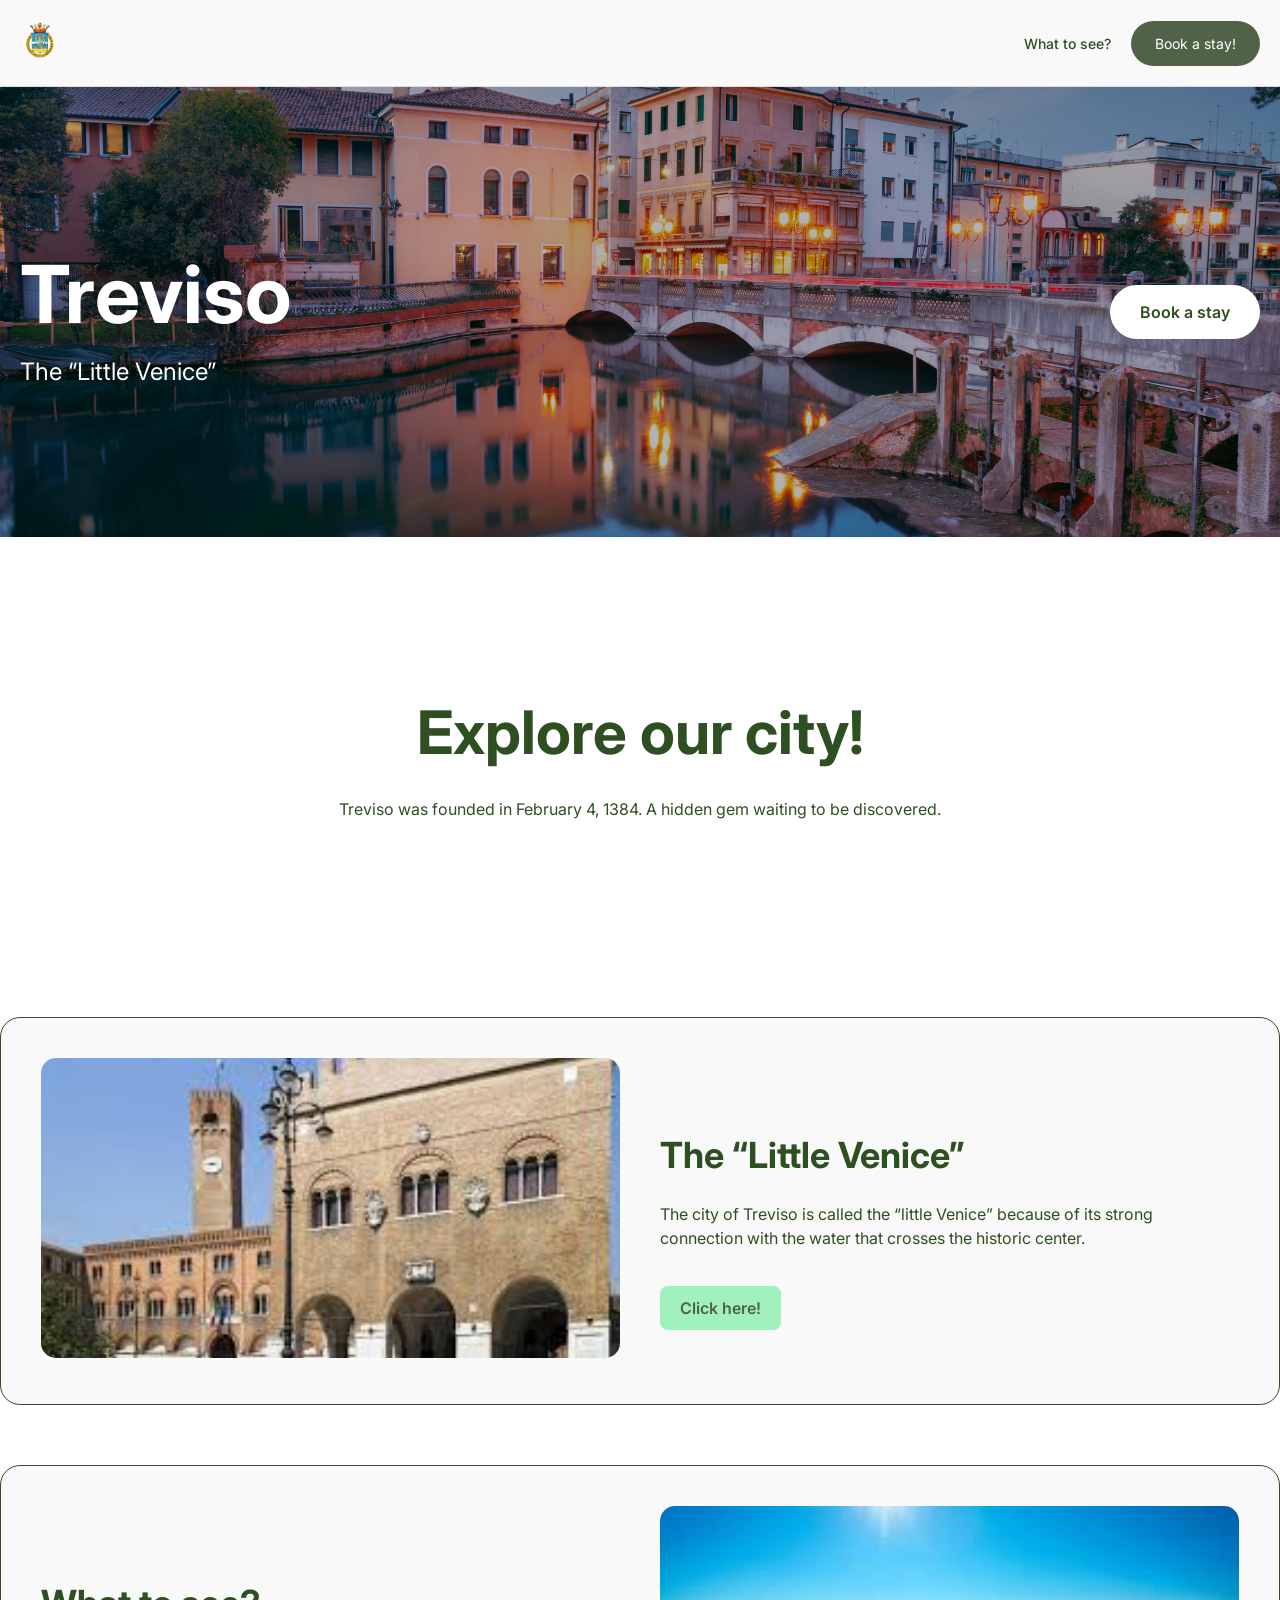
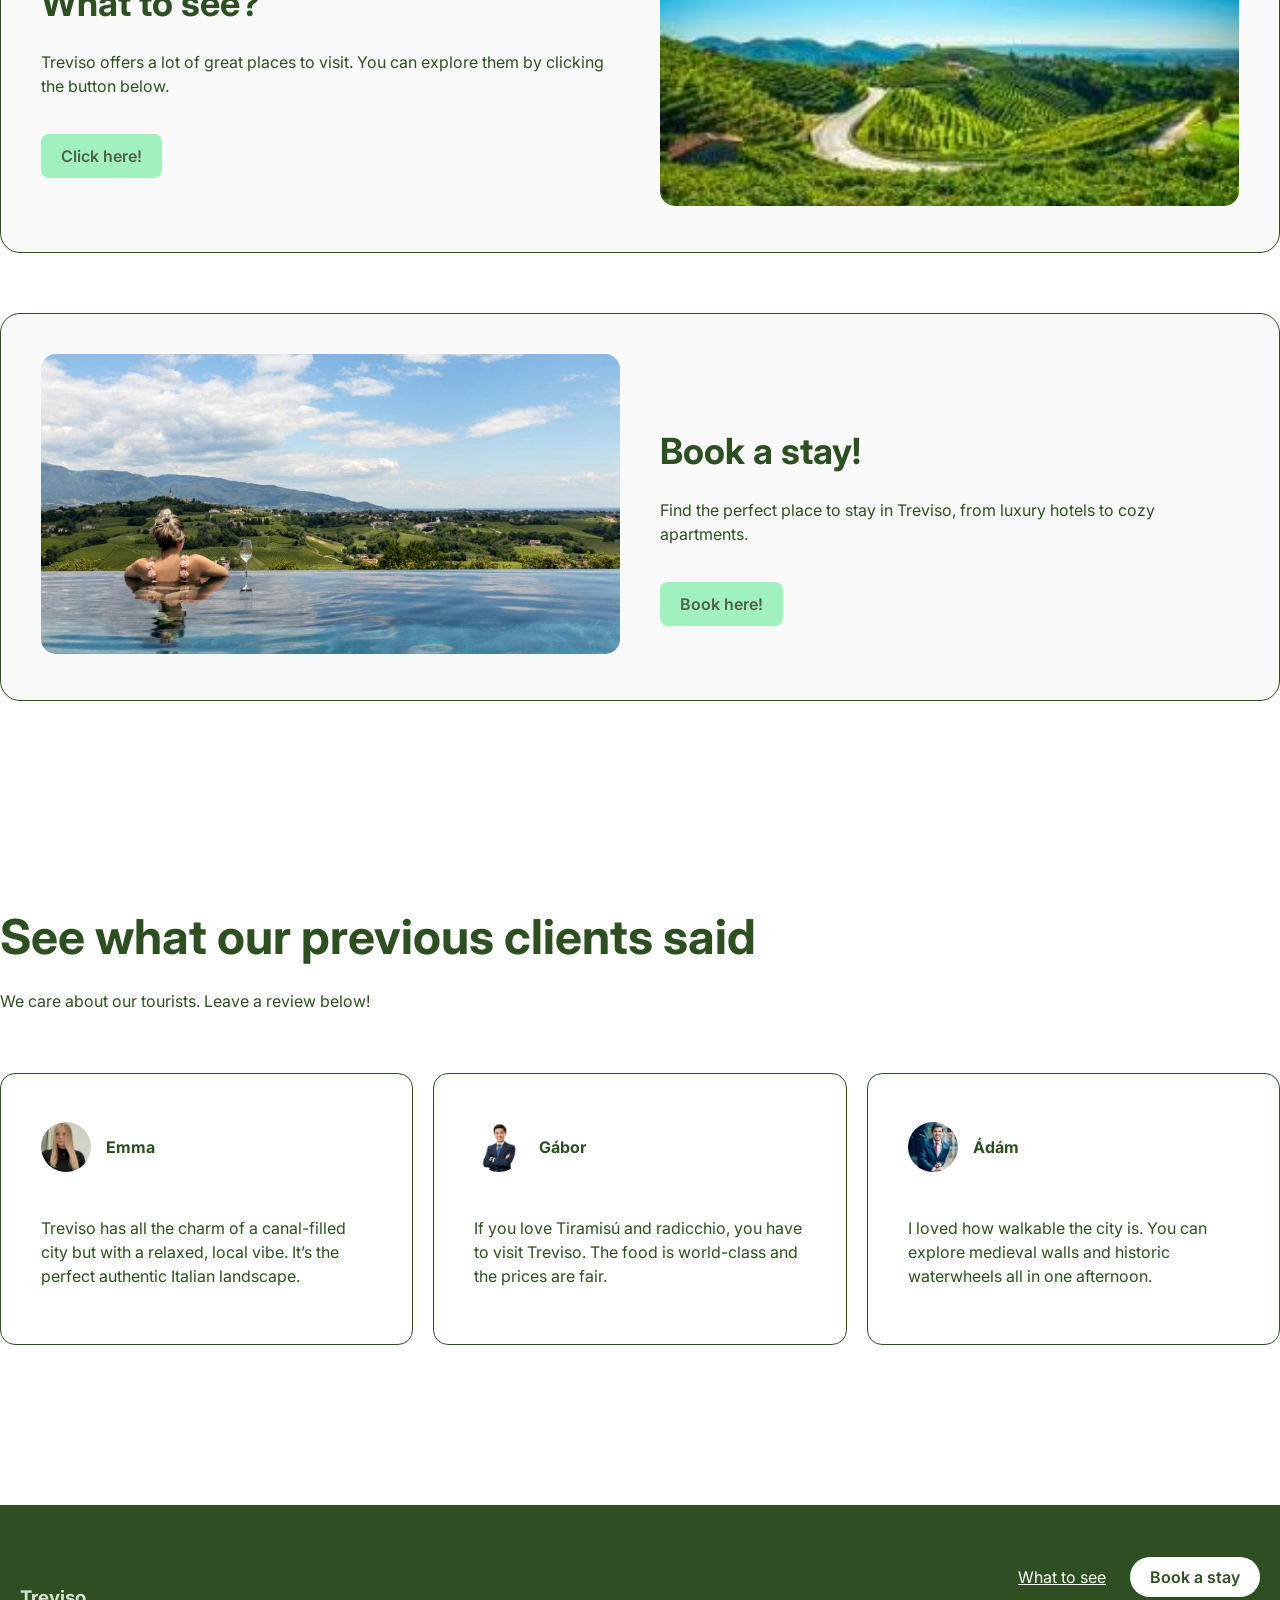
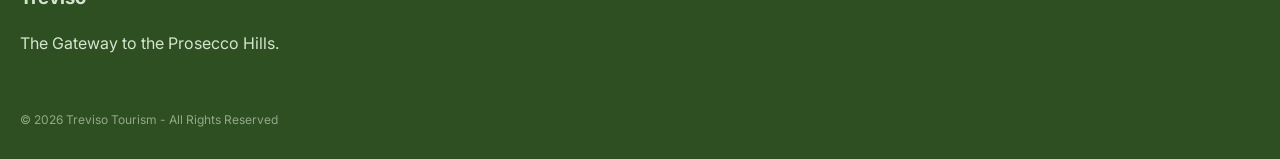
<file: src/index.html>
<!DOCTYPE html>
<html lang="en">
<head>
    <meta charset="UTF-8">
    <meta name="viewport" content="width=device-width, initial-scale=1.0">
    <title>Treviso - The Little Venice</title>
    <link href="https://fonts.googleapis.com/css2?family=Inter:wght@400;500;600;700&display=swap" rel="stylesheet">
    <style>
        :root {
            --color-dark-green: #2e4f21;
            --color-mid-green: #506349;
            --color-light-green: #a0f1bd;
            --color-bg-light: #f9f9f9;
            --color-white: #ffffff;
            --font-main: 'Inter', sans-serif;
        }

        body { font-family: var(--font-main); margin: 0; padding: 0; background-color: var(--color-white); color: var(--color-dark-green); line-height: 1.5; }
        .container { max-width: 1280px; margin: 0 auto; padding: 0 20px; box-sizing: border-box; }
        
        /* Header */
        .site-header { background-color: var(--color-bg-light); padding: 20px 0; border-bottom: 1px solid #ddd; }
        .header-inner { display: flex; justify-content: space-between; align-items: center; }
        .logo img { height: 40px; }
        .nav-links { display: flex; align-items: center; gap: 20px; }
        .nav-link { color: var(--color-dark-green); text-decoration: none; font-weight: 500; font-size: 14px; }
        .btn-dark { background-color: var(--color-mid-green); color: white; padding: 12px 24px; border-radius: 50px; text-decoration: none; font-size: 14px; }

        /* Hero */
        .hero-bg { background-image: url('images/treviso1.jpg'); background-size: cover; background-position: center; height: 450px; display: flex; align-items: center; color: white; position: relative; }
        .hero-bg::before { content: ''; position: absolute; top: 0; left: 0; right: 0; bottom: 0; background: rgba(0,0,0,0.3); }
        .hero-content { position: relative; z-index: 2; width: 100%; display: flex; justify-content: space-between; align-items: center; flex-wrap: wrap; gap: 30px; }
        .hero-title { font-size: 80px; font-weight: 700; margin: 0; }
        .hero-subtitle { font-size: 24px; margin: 0; }
        .btn-white { background: white; color: var(--color-dark-green); padding: 15px 30px; border-radius: 50px; text-decoration: none; font-weight: 600; }

        /* Services Grid */
        .services-container { padding: 80px 0; display: flex; flex-direction: column; gap: 60px; }
        .card { display: flex; align-items: center; gap: 40px; padding: 40px; border: 1px solid var(--color-dark-green); border-radius: 20px; background: var(--color-bg-light); }
        .card-reverse { flex-direction: row-reverse; }
        .card-image { flex: 1; }
        .card-image img { width: 100%; border-radius: 15px; object-fit: cover; height: 300px; }
        .card-content { flex: 1; }
        .card-content h3 { font-size: 36px; margin-bottom: 20px; }
        .btn-pill { background: var(--color-light-green); color: var(--color-mid-green); padding: 10px 20px; border-radius: 8px; text-decoration: none; font-weight: 600; display: inline-block; margin-top: 20px; }

        /* Testimonials */
        .testimonials-grid { display: grid; grid-template-columns: repeat(auto-fit, minmax(300px, 1fr)); gap: 20px; margin-top: 60px; }
        .review-card { border: 1px solid var(--color-dark-green); padding: 40px; border-radius: 15px; display: flex; flex-direction: column; gap: 20px; }
        .reviewer-info { display: flex; align-items: center; gap: 15px; }
        .reviewer-info img { width: 50px; height: 50px; border-radius: 50%; object-fit: cover; }

        /* Footer */
        footer { background: var(--color-dark-green); color: #d5e4d0; padding: 60px 0 30px; margin-top: 80px; }
        .footer-inner { display: flex; justify-content: space-between; flex-wrap: wrap; gap: 40px; }

        /* Responsive */
        @media (max-width: 768px) {
            .hero-title { font-size: 50px; }
            .hero-content { text-align: center; justify-content: center; }
            .card, .card-reverse { flex-direction: column; padding: 20px; }
            .card-image img { height: 200px; }
        }
    </style>
</head>
<body>

<header class="site-header">
    <div class="container header-inner">
        <div class="logo"><a href="index.html"><img src="images/R-removebg-preview.png" alt="Logo"></a></div>
        <nav class="nav-links">
            <a href="whattosee.html" class="nav-link">What to see?</a>
            <a href="booking.html" class="btn btn-dark">Book a stay!</a>
        </nav>
    </div>
</header>

<section class="hero-bg">
    <div class="container hero-content">
        <div>
            <h1 class="hero-title">Treviso</h1>
            <p class="hero-subtitle">The “Little Venice”</p>
        </div>
        <a href="booking.html" class="btn btn-white">Book a stay</a>
    </div>
</section>

<section class="container" style="padding: 100px 0; text-align: center;">
    <h2 style="font-size: 60px; margin-bottom: 20px;">Explore our city!</h2>
    <p>Treviso was founded in February 4, 1384. A hidden gem waiting to be discovered.</p>
</section>

<section class="container services-container">
    <div class="card">
        <div class="card-image"><img src="images/elsohome.jpg" alt="Little Venice"></div>
        <div class="card-content">
            <h3>The “Little Venice”</h3>
            <p>The city of Treviso is called the “little Venice” because of its strong connection with the water that crosses the historic center.</p>
            <a href="whattosee.html" class="btn-pill">Click here!</a>
        </div>
    </div>

    <div class="card card-reverse">
        <div class="card-image"><img src="images/masdikhome.jpg" alt="Sights"></div>
        <div class="card-content">
            <h3>What to see?</h3>
            <p>Treviso offers a lot of great places to visit. You can explore them by clicking the button below.</p>
            <a href="whattosee.html" class="btn-pill">Click here!</a>
        </div>
    </div>

    <div class="card">
        <div class="card-image"><img src="images/harmadikhome.jpg" alt="Stay"></div>
        <div class="card-content">
            <h3>Book a stay!</h3>
            <p>Find the perfect place to stay in Treviso, from luxury hotels to cozy apartments.</p>
            <a href="booking.html" class="btn-pill">Book here!</a>
        </div>
    </div>
</section>

<section class="container" style="padding: 80px 0;">
    <h2 style="font-size: 48px; margin-bottom: 10px;">See what our previous clients said</h2>
    <p>We care about our tourists. Leave a review below!</p>
    
    <div class="testimonials-grid">
        <div class="review-card">
            <div class="reviewer-info">
                <img src="images/emma.jpg" alt="Emma">
                <h4>Emma</h4>
            </div>
            <p>Treviso has all the charm of a canal-filled city but with a relaxed, local vibe. It’s the perfect authentic Italian landscape.</p>
        </div>
        <div class="review-card">
            <div class="reviewer-info">
                <img src="images/gabor.webp" alt="Gábor">
                <h4>Gábor</h4>
            </div>
            <p>If you love Tiramisú and radicchio, you have to visit Treviso. The food is world-class and the prices are fair.</p>
        </div>
        <div class="review-card">
            <div class="reviewer-info">
                <img src="images/adam.webp" alt="Ádám">
                <h4>Ádám</h4>
            </div>
            <p>I loved how walkable the city is. You can explore medieval walls and historic waterwheels all in one afternoon.</p>
        </div>
    </div>
</section>

<footer>
    <div class="container footer-inner">
        <div>
            <h3>Treviso</h3>
            <p>The Gateway to the Prosecco Hills.</p>
        </div>
        <div>
            <a href="whattosee.html" style="color: white; margin-right: 20px;">What to see</a>
            <a href="booking.html" class="btn-white" style="padding: 10px 20px;">Book a stay</a>
        </div>
    </div>
    <p class="container" style="margin-top: 40px; opacity: 0.6; font-size: 12px;">© 2026 Treviso Tourism - All Rights Reserved</p>
</footer>

</body>
</html>
</file>
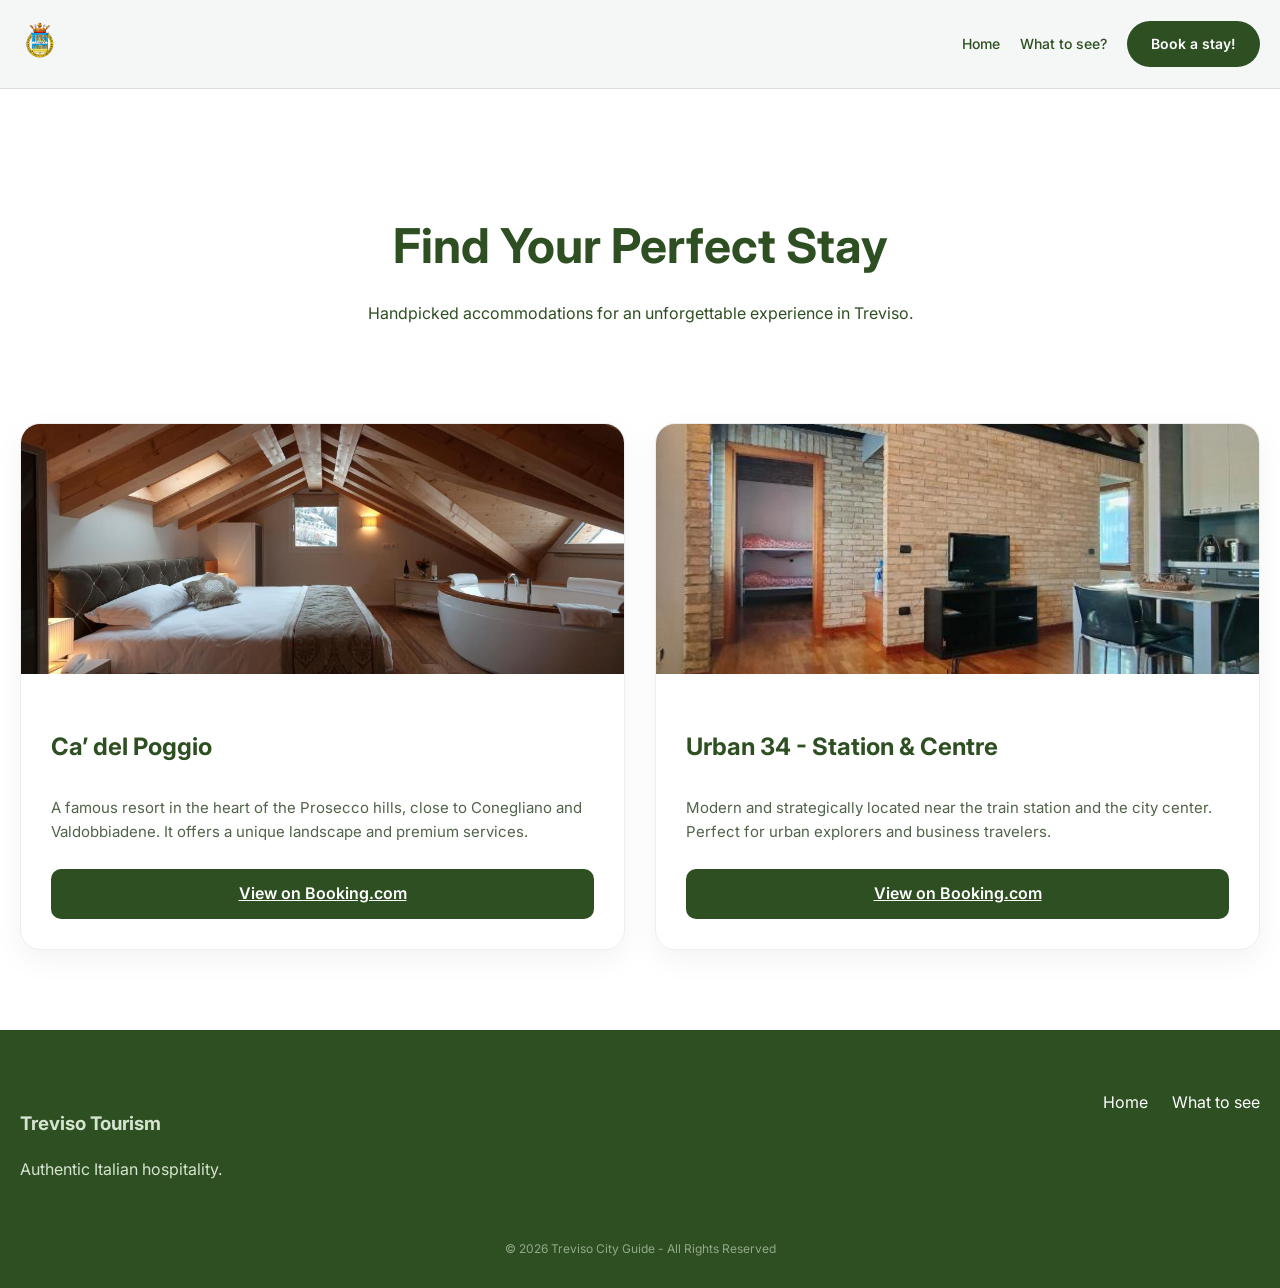
<file: src/booking.html>
<!DOCTYPE html>
<html lang="en">
<head>
    <meta charset="UTF-8">
    <meta name="viewport" content="width=device-width, initial-scale=1.0">
    <title>Booking - Treviso Stay</title>
    <link href="https://fonts.googleapis.com/css2?family=Inter:wght@400;500;600;700&display=swap" rel="stylesheet">
    <style>
        :root {
            --color-dark-green: #2e4f21;
            --color-mid-green: #506349;
            --color-light-green: #a0f1bd;
            --color-bg-light: #f4f7f5;
            --color-white: #ffffff;
            --font-main: 'Inter', sans-serif;
        }

        body { 
            font-family: var(--font-main); 
            margin: 0; 
            padding: 0; 
            background-color: var(--color-white); 
            color: var(--color-dark-green);
            line-height: 1.6;
        }

        .container { 
            max-width: 1280px; 
            margin: 0 auto; 
            padding: 0 20px; 
            box-sizing: border-box; 
        }

        /* Header */
        .site-header { 
            background-color: var(--color-bg-light); 
            padding: 20px 0; 
            border-bottom: 1px solid #ddd; 
        }
        .header-inner { 
            display: flex; 
            justify-content: space-between; 
            align-items: center; 
        }
        .logo img { height: 40px; }
        .nav-links { display: flex; align-items: center; gap: 20px; }
        .nav-link { 
            color: var(--color-dark-green); 
            text-decoration: none; 
            font-weight: 500; 
            font-size: 14px; 
        }
        .btn-dark { 
            background-color: var(--color-dark-green); 
            color: white; 
            padding: 12px 24px; 
            border-radius: 50px; 
            text-decoration: none; 
            font-size: 14px; 
            font-weight: 600;
        }

        /* Hero / Title Section */
        .booking-hero {
            padding: 80px 0 40px;
            text-align: center;
        }
        .booking-hero h1 {
            font-size: 48px;
            margin-bottom: 10px;
        }

        /* Grid & Cards */
        .booking-grid {
            display: grid;
            grid-template-columns: repeat(auto-fit, minmax(350px, 1fr));
            gap: 30px;
            padding: 40px 0 80px;
        }

        .card {
            background: white;
            border: 1px solid #eee;
            border-radius: 20px;
            overflow: hidden;
            box-shadow: 0 10px 30px rgba(0,0,0,0.05);
            transition: transform 0.3s ease;
            display: flex;
            flex-direction: column;
        }

        .card:hover {
            transform: translateY(-10px);
        }

        .card-image {
            width: 100%;
            height: 250px;
            overflow: hidden;
        }

        .card-image img {
            width: 100%;
            height: 100%;
            object-fit: cover;
        }

        .card-content {
            padding: 30px;
            flex-grow: 1;
            display: flex;
            flex-direction: column;
        }

        .card-content h3 {
            font-size: 24px;
            margin-bottom: 15px;
        }

        .card-content p {
            font-size: 15px;
            color: var(--color-mid-green);
            margin-bottom: 25px;
            flex-grow: 1;
        }

        .card-link {
            display: inline-block;
            background: var(--color-dark-green);
            color: white;
            padding: 12px 25px;
            border-radius: 10px;
            text-align: center;
            font-weight: 600;
        }

        /* Footer */
        footer { 
            background: var(--color-dark-green); 
            color: #d5e4d0; 
            padding: 60px 0 30px; 
        }
        .footer-inner { 
            display: flex; 
            justify-content: space-between; 
            flex-wrap: wrap; 
            gap: 40px; 
        }

        /* Responsive */
        @media (max-width: 768px) {
            .booking-hero h1 { font-size: 32px; }
            .booking-grid { grid-template-columns: 1fr; }
            .header-inner { flex-direction: column; gap: 15px; }
            .footer-inner { flex-direction: column; text-align: center; }
        }
    </style>
</head>
<body>

<header class="site-header">
    <div class="container header-inner">
        <div class="logo">
            <a href="index.html"><img src="images/R-removebg-preview.png" alt="Logo"></a>
        </div>
        <nav class="nav-links">
            <a href="index.html" class="nav-link">Home</a>
            <a href="whattosee.html" class="nav-link">What to see?</a>
            <a href="booking.html" class="btn-dark">Book a stay!</a>
        </nav>
    </div>
</header>

<main class="container">
    <section class="booking-hero">
        <h1>Find Your Perfect Stay</h1>
        <p>Handpicked accommodations for an unforgettable experience in Treviso.</p>
    </section>

    <div class="booking-grid">
        <article class="card">
            <div class="card-image">
                <img src="images/1.jpg" alt="Ca’ del poggio">
            </div>
            <div class="card-content">
                <h3>Ca’ del Poggio</h3>
                <p>A famous resort in the heart of the Prosecco hills, close to Conegliano and Valdobbiadene. It offers a unique landscape and premium services.</p>
                <a href="https://www.booking.com/hotel/it/ca-del-poggio-ristorante-amp-resort.hu.html" target="_blank" class="card-link">View on Booking.com</a>
            </div>
        </article>

        <article class="card">
            <div class="card-image">
                <img src="images/2.jpg" alt="Urban 34">
            </div>
            <div class="card-content">
                <h3>Urban 34 - Station & Centre</h3>
                <p>Modern and strategically located near the train station and the city center. Perfect for urban explorers and business travelers.</p>
                <a href="https://www.booking.com/hotel/it/urban-34-station-amp-centre-treviso.hu.html" target="_blank" class="card-link">View on Booking.com</a>
            </div>
        </article>
    </div>
</main>

<footer>
    <div class="container footer-inner">
        <div>
            <h3>Treviso Tourism</h3>
            <p>Authentic Italian hospitality.</p>
        </div>
        <div>
            <a href="index.html" style="color: white; margin-right: 20px; text-decoration: none;">Home</a>
            <a href="whattosee.html" style="color: white; text-decoration: none;">What to see</a>
        </div>
    </div>
    <div class="container" style="margin-top: 40px; opacity: 0.6; font-size: 12px; text-align: center;">
        © 2026 Treviso City Guide - All Rights Reserved
    </div>
</footer>

</body>
</html>
</file>
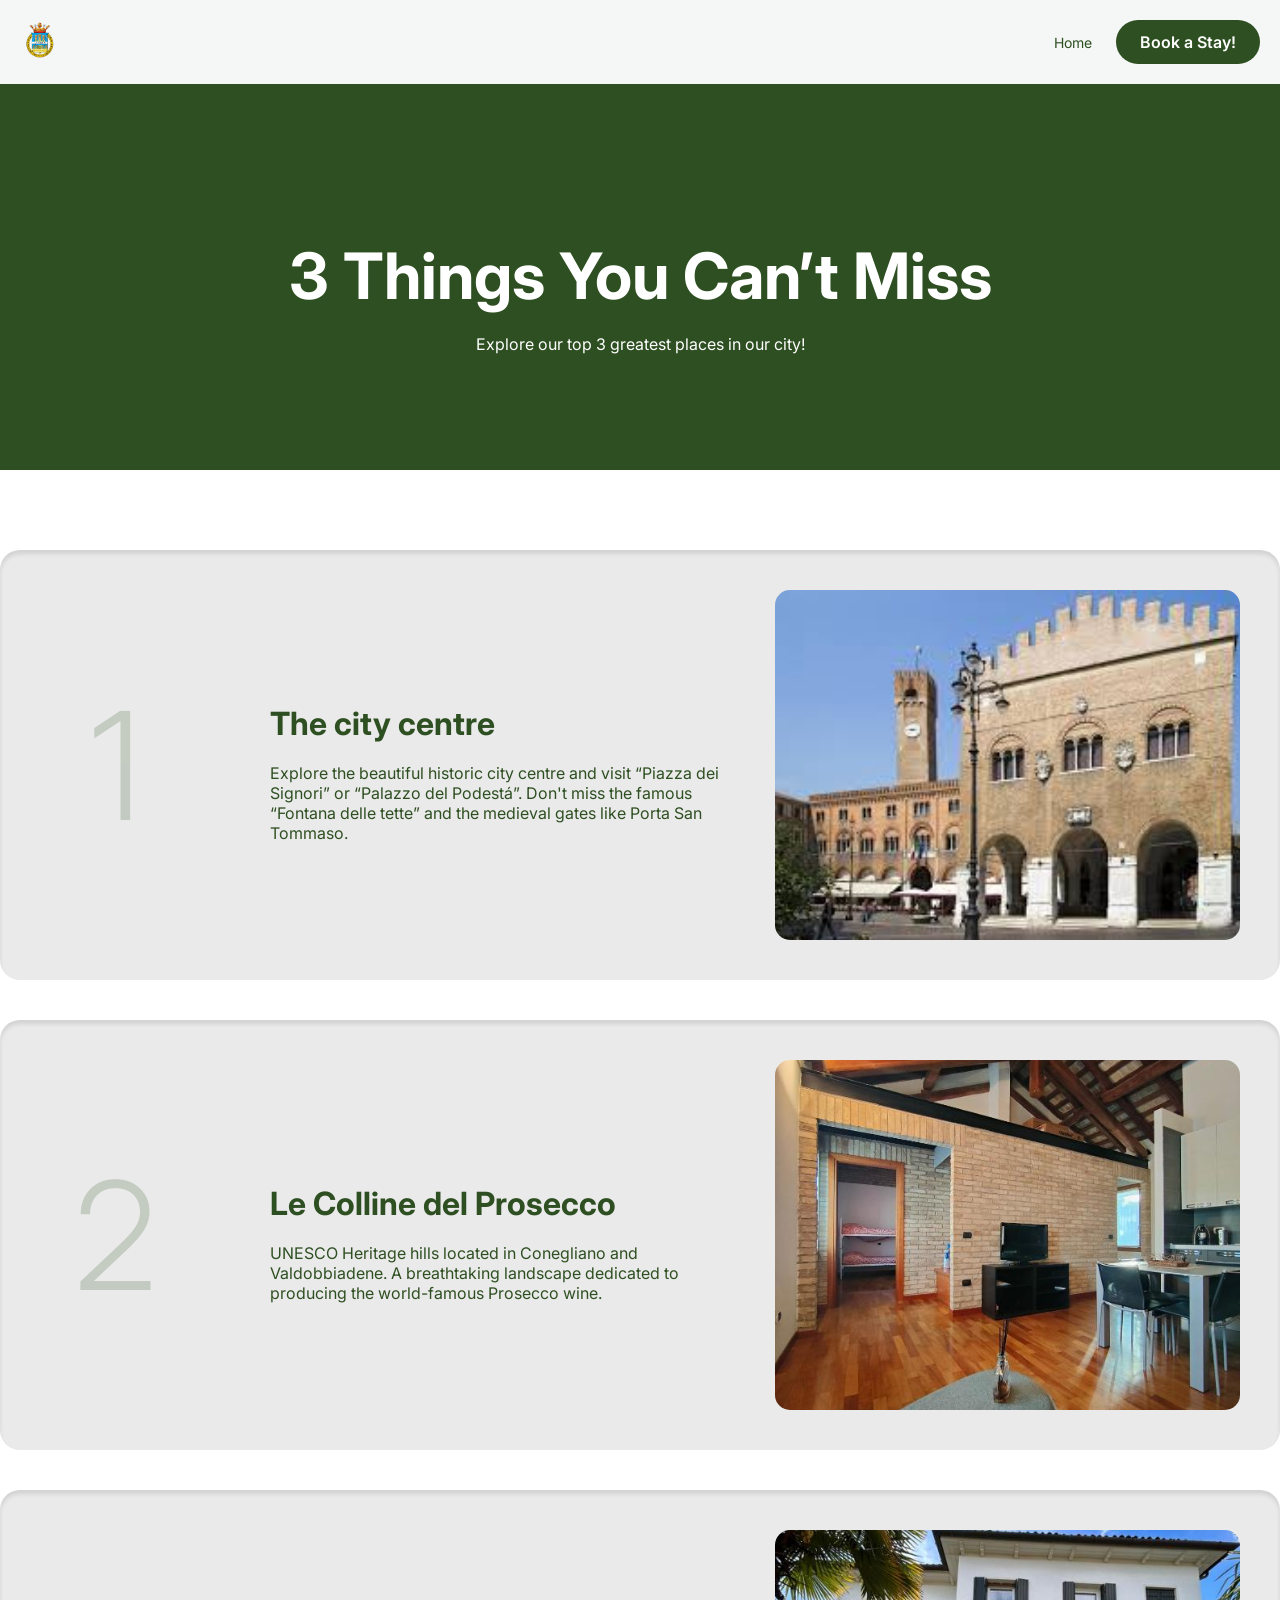
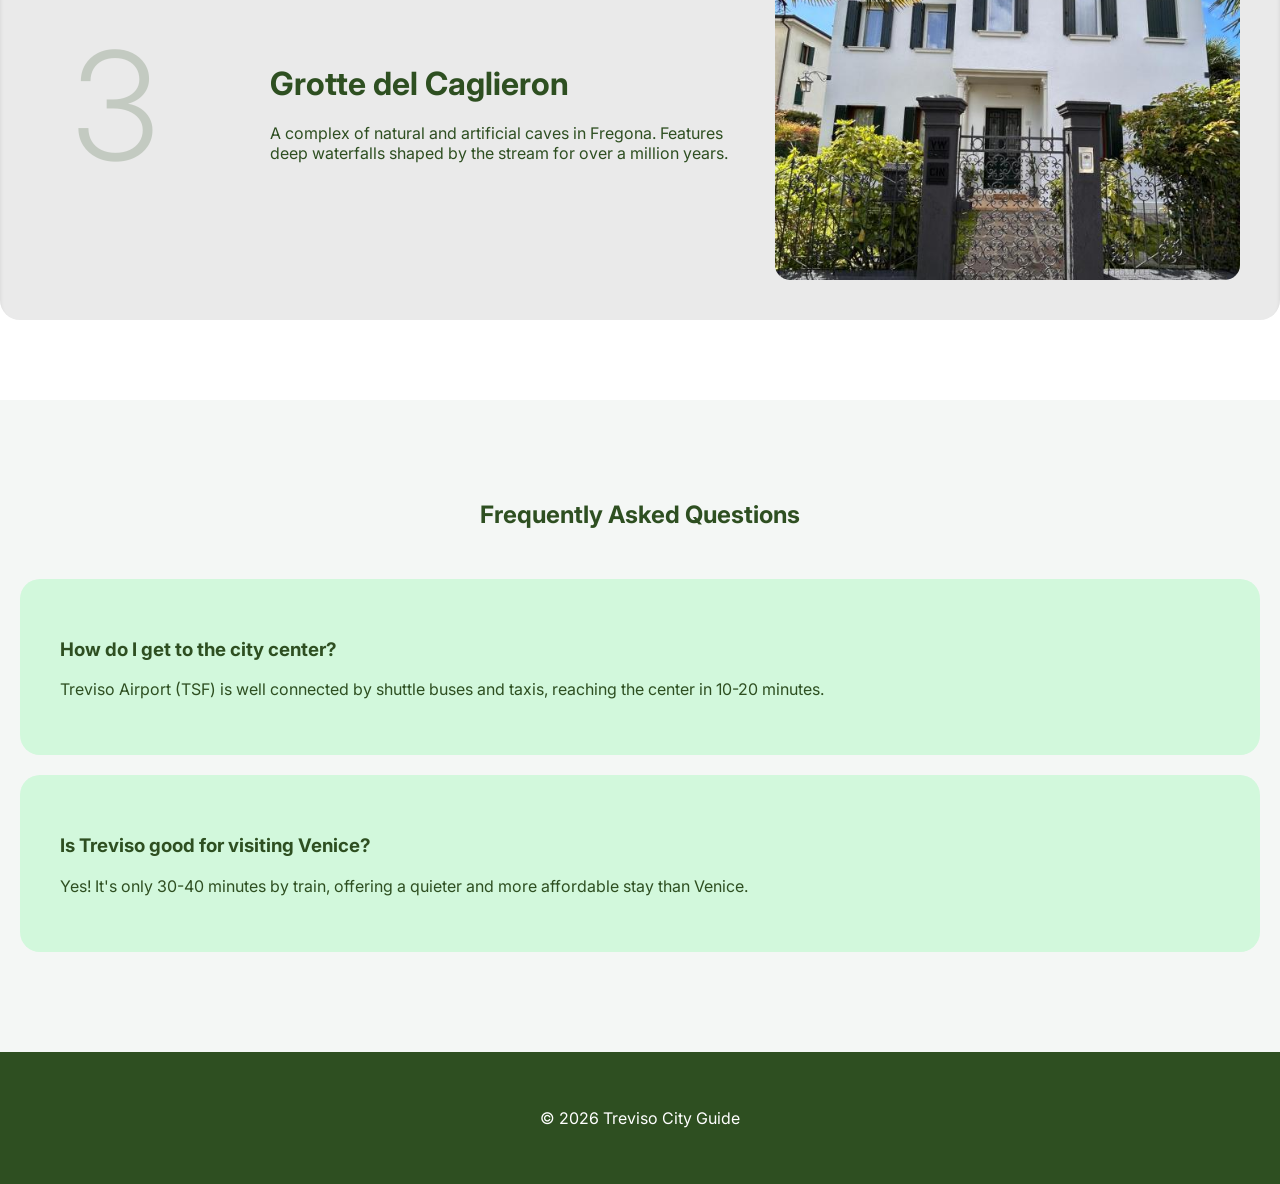
<file: src/whattosee.html>
<!DOCTYPE html>
<html lang="en">
<head>
    <meta charset="UTF-8">
    <meta name="viewport" content="width=device-width, initial-scale=1.0">
    <title>What to See - Treviso</title>
    <link href="https://fonts.googleapis.com/css2?family=Inter:wght@400;500;600;700&display=swap" rel="stylesheet">
    <style>
        :root {
            --color-dark-green: #2e4f21;
            --color-light-green: #d2f8dc;
            --color-bg-grey: #f4f7f5;
            --color-card-grey: #eaeaea;
            --color-white: #ffffff;
            --font-main: 'Inter', sans-serif;
        }

        body { font-family: var(--font-main); margin: 0; padding: 0; color: var(--color-dark-green); }
        .container { max-width: 1280px; margin: 0 auto; padding: 0 20px; box-sizing: border-box; }

        .site-header { background-color: var(--color-bg-grey); padding: 20px 0; }
        .header-content { display: flex; justify-content: space-between; align-items: center; }
        .logo img { height: 40px; }
        .nav-link { text-decoration: none; color: var(--color-dark-green); margin-right: 20px; font-size: 14px; }
        .btn-primary { background: var(--color-dark-green); color: white; padding: 12px 24px; border-radius: 50px; text-decoration: none; font-weight: 600; }

        .hero { background: var(--color-dark-green); color: white; padding: 100px 0; text-align: center; }
        .hero h1 { font-size: 64px; margin-bottom: 20px; }

        /* Step Cards */
        .features-container { padding: 80px 0; display: flex; flex-direction: column; gap: 40px; }
        .step-card { display: flex; background: var(--color-card-grey); border-radius: 20px; overflow: hidden; min-height: 400px; box-shadow: inset 0px 4px 4px rgba(0,0,0,0.1); }
        .step-number { font-size: 150px; font-weight: 300; color: var(--color-dark-green); opacity: 0.2; padding: 40px; display: flex; align-items: center; justify-content: center; min-width: 150px; }
        .step-content { display: flex; flex: 1; padding: 40px; gap: 40px; align-items: center; }
        .step-text { flex: 1; }
        .step-text h3 { font-size: 32px; margin-bottom: 20px; }
        .step-image { flex: 1; height: 350px; }
        .step-image img { width: 100%; height: 100%; object-fit: cover; border-radius: 15px; }

        /* Q&A */
        .qa-section { padding: 80px 0; background: var(--color-bg-grey); }
        .qa-card { background: var(--color-light-green); padding: 40px; border-radius: 20px; margin-bottom: 20px; }

        /* Responsive */
        @media (max-width: 1024px) {
            .step-card { flex-direction: column; }
            .step-content { flex-direction: column; }
            .step-number { font-size: 80px; padding: 20px; }
            .step-image { width: 100%; height: 250px; }
        }
    </style>
</head>
<body>

<header class="site-header">
    <div class="container header-content">
        <div class="logo"><a href="index.html"><img src="images/R-removebg-preview.png" alt="Logo"></a></div>
        <nav>
            <a href="index.html" class="nav-link">Home</a>
            <a href="booking.html" class="btn-primary">Book a Stay!</a>
        </nav>
    </div>
</header>

<section class="hero">
    <div class="container">
        <h1>3 Things You Can’t Miss</h1>
        <p>Explore our top 3 greatest places in our city!</p>
    </div>
</section>

<div class="container features-container">
    <div class="step-card">
        <div class="step-number">1</div>
        <div class="step-content">
            <div class="step-text">
                <h3>The city centre</h3>
                <p>Explore the beautiful historic city centre and visit “Piazza dei Signori” or “Palazzo del Podestá”. Don't miss the famous “Fontana delle tette” and the medieval gates like Porta San Tommaso.</p>
            </div>
            <div class="step-image"><img src="images/elsohome.jpg" alt="City Centre"></div>
        </div>
    </div>

    <div class="step-card">
        <div class="step-number">2</div>
        <div class="step-content">
            <div class="step-text">
                <h3>Le Colline del Prosecco</h3>
                <p>UNESCO Heritage hills located in Conegliano and Valdobbiadene. A breathtaking landscape dedicated to producing the world-famous Prosecco wine.</p>
            </div>
            <div class="step-image"><img src="images/2.jpg" alt="Prosecco Hills"></div>
        </div>
    </div>

    <div class="step-card">
        <div class="step-number">3</div>
        <div class="step-content">
            <div class="step-text">
                <h3>Grotte del Caglieron</h3>
                <p>A complex of natural and artificial caves in Fregona. Features deep waterfalls shaped by the stream for over a million years.</p>
            </div>
            <div class="step-image"><img src="images/3.jpg" alt="Caglieron Caves"></div>
        </div>
    </div>
</div>

<section class="qa-section">
    <div class="container">
        <h2 style="text-align: center; margin-bottom: 50px;">Frequently Asked Questions</h2>
        <div class="qa-card">
            <h3>How do I get to the city center?</h3>
            <p>Treviso Airport (TSF) is well connected by shuttle buses and taxis, reaching the center in 10-20 minutes.</p>
        </div>
        <div class="qa-card">
            <h3>Is Treviso good for visiting Venice?</h3>
            <p>Yes! It's only 30-40 minutes by train, offering a quieter and more affordable stay than Venice.</p>
        </div>
    </div>
</section>

<footer style="background: var(--color-dark-green); color: white; padding: 40px 0; text-align: center;">
    <p>© 2026 Treviso City Guide</p>
</footer>

</body>
</html>
</file>
